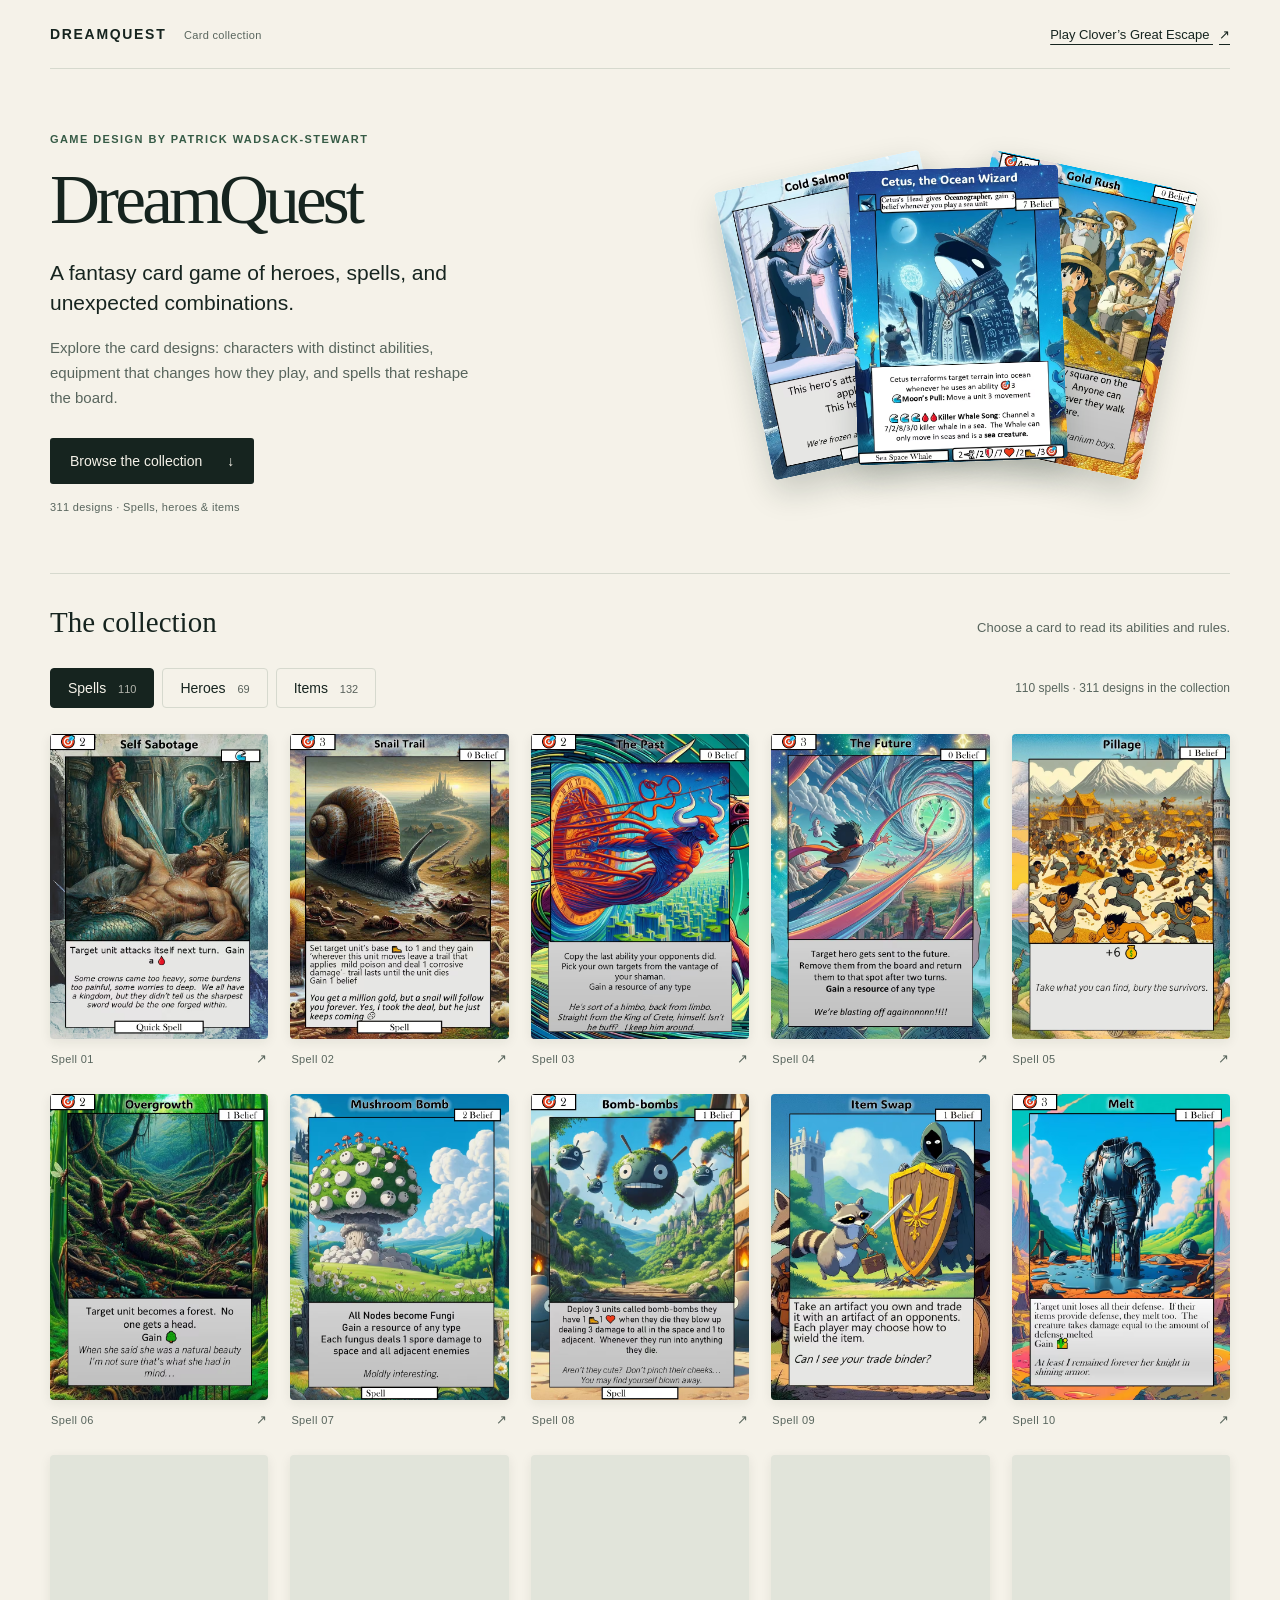
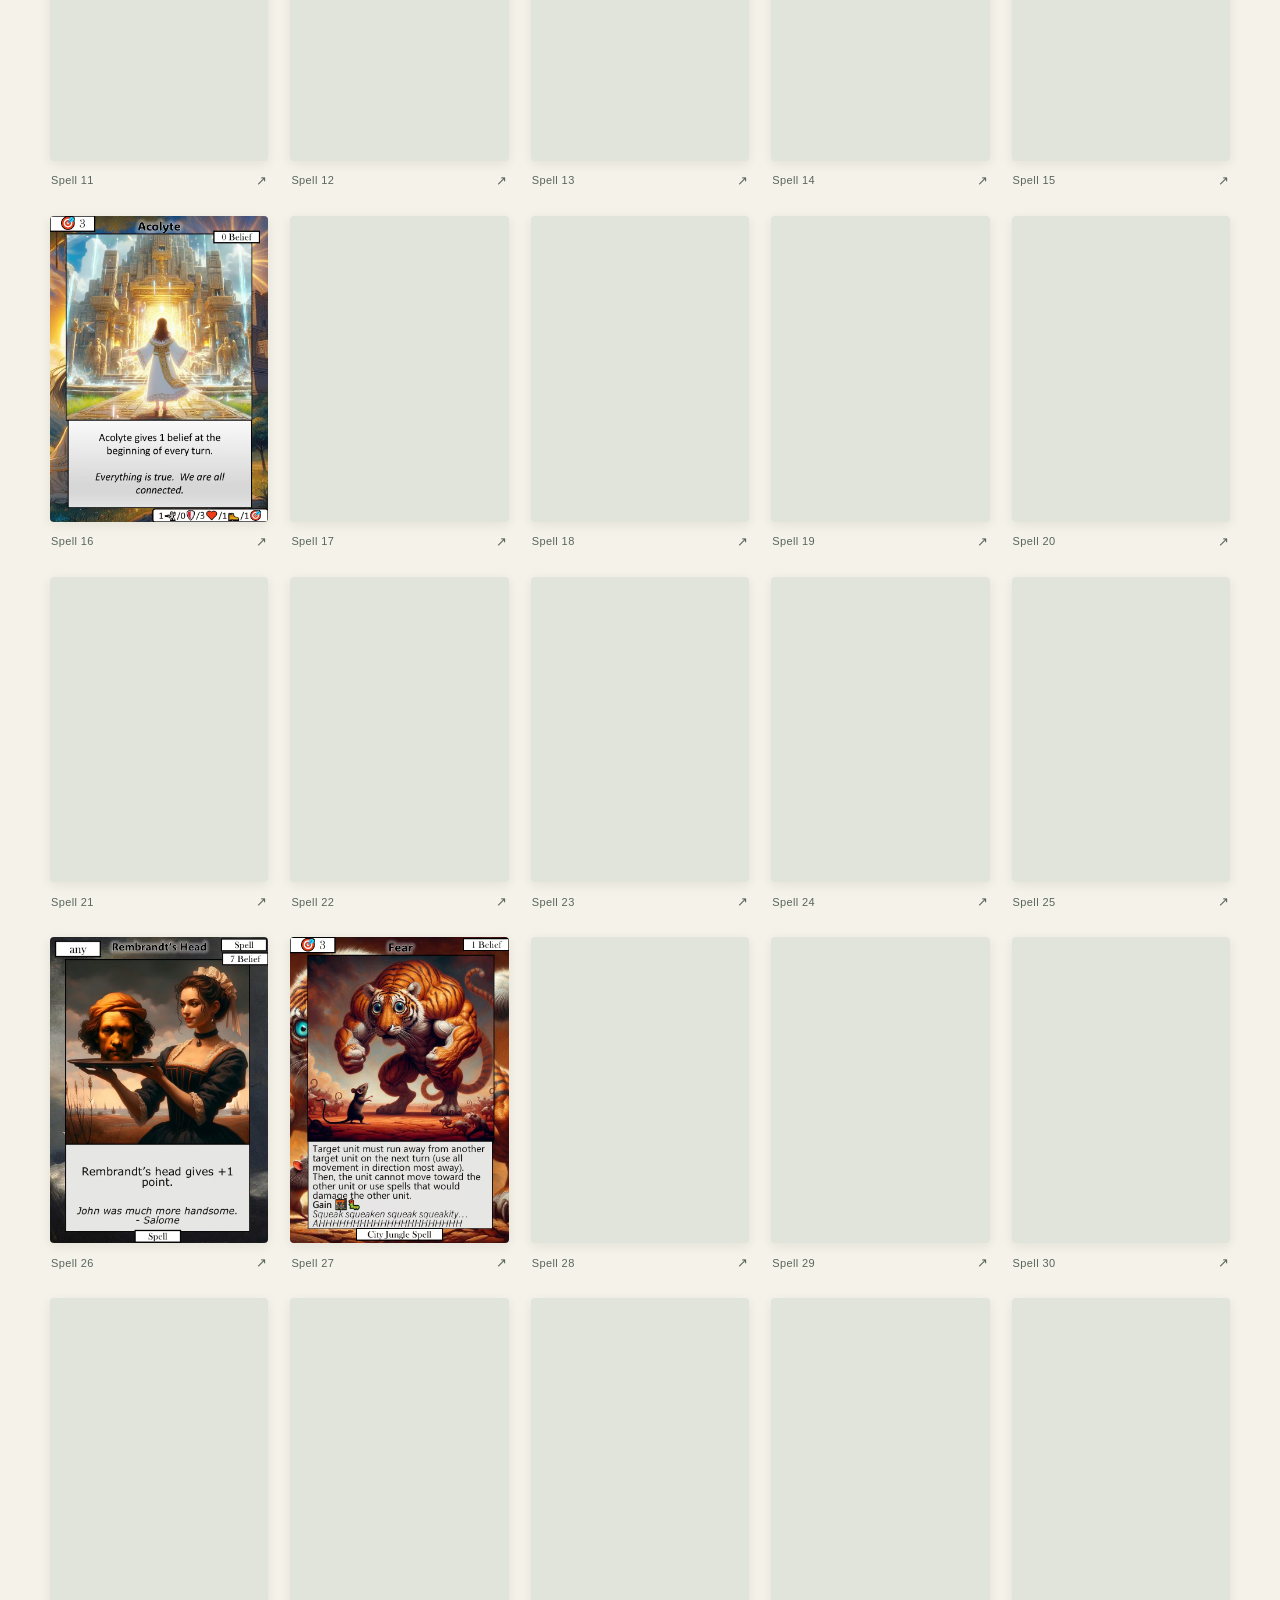
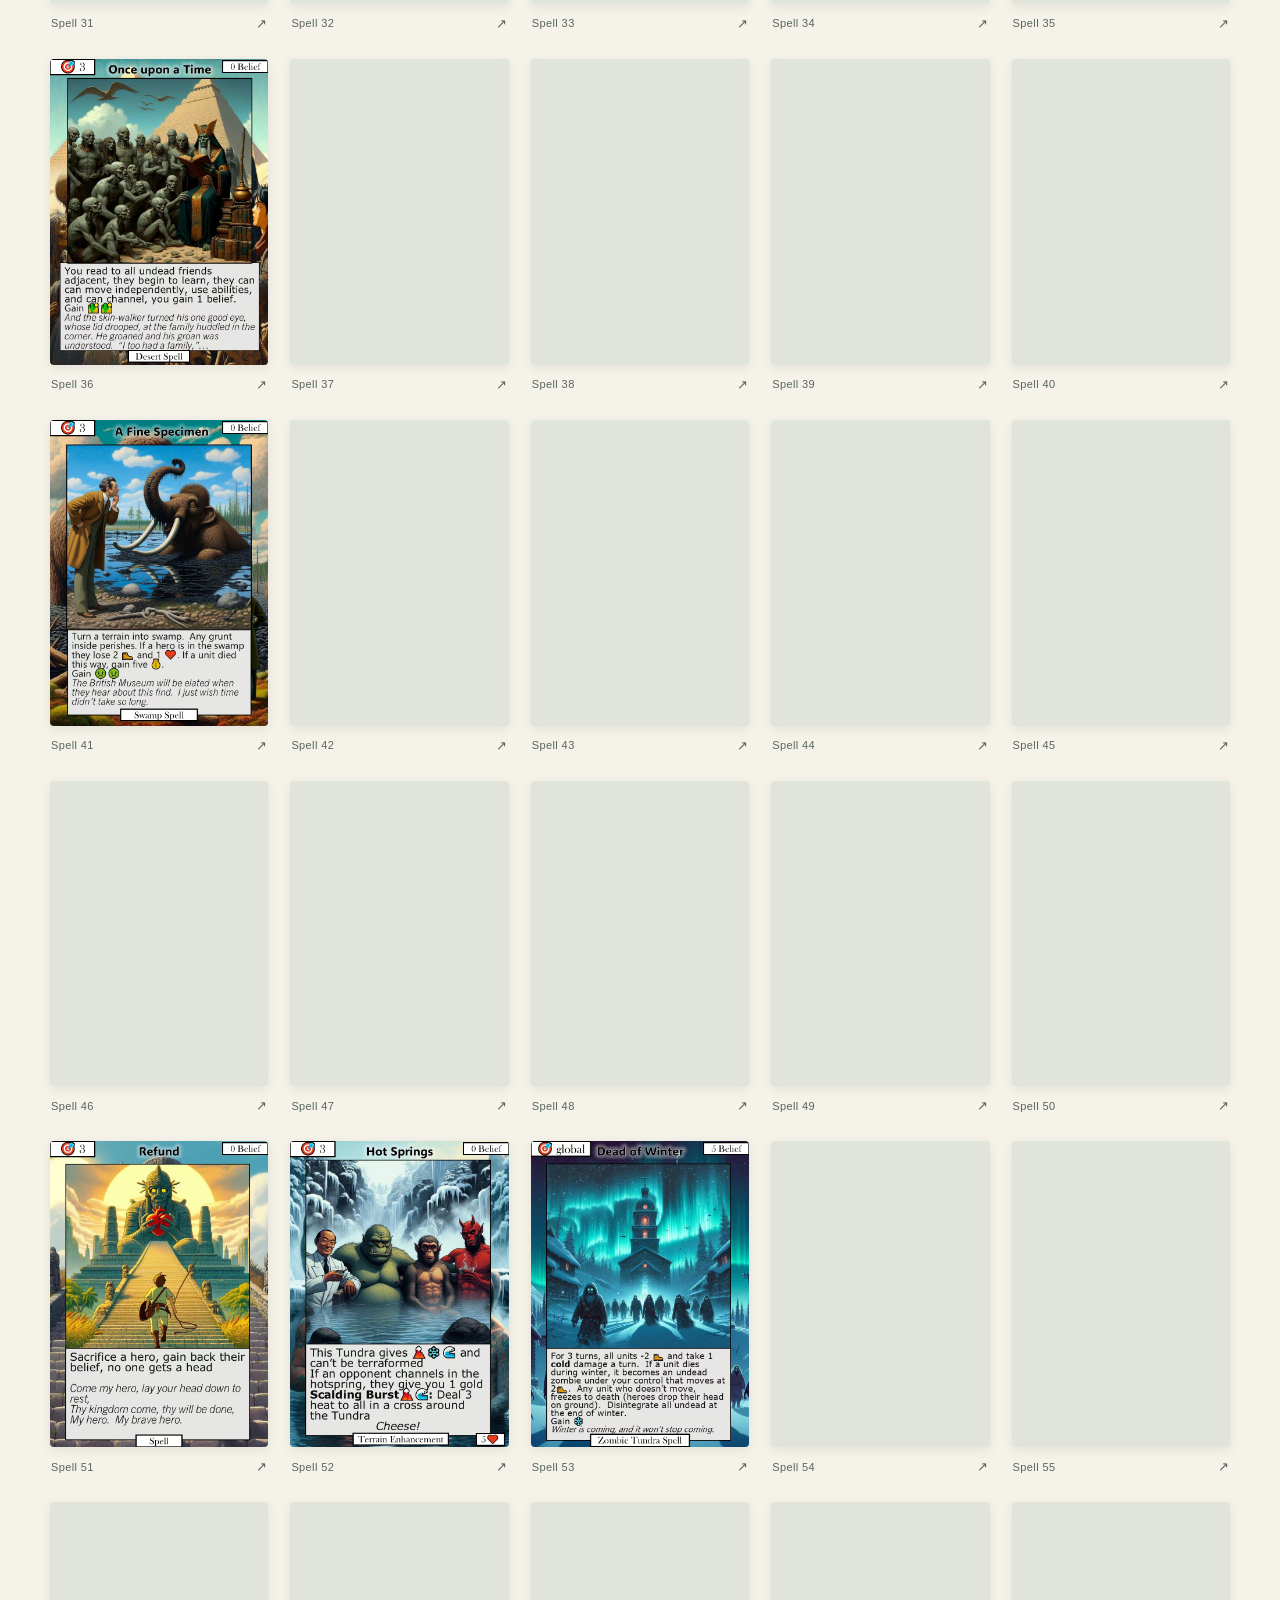
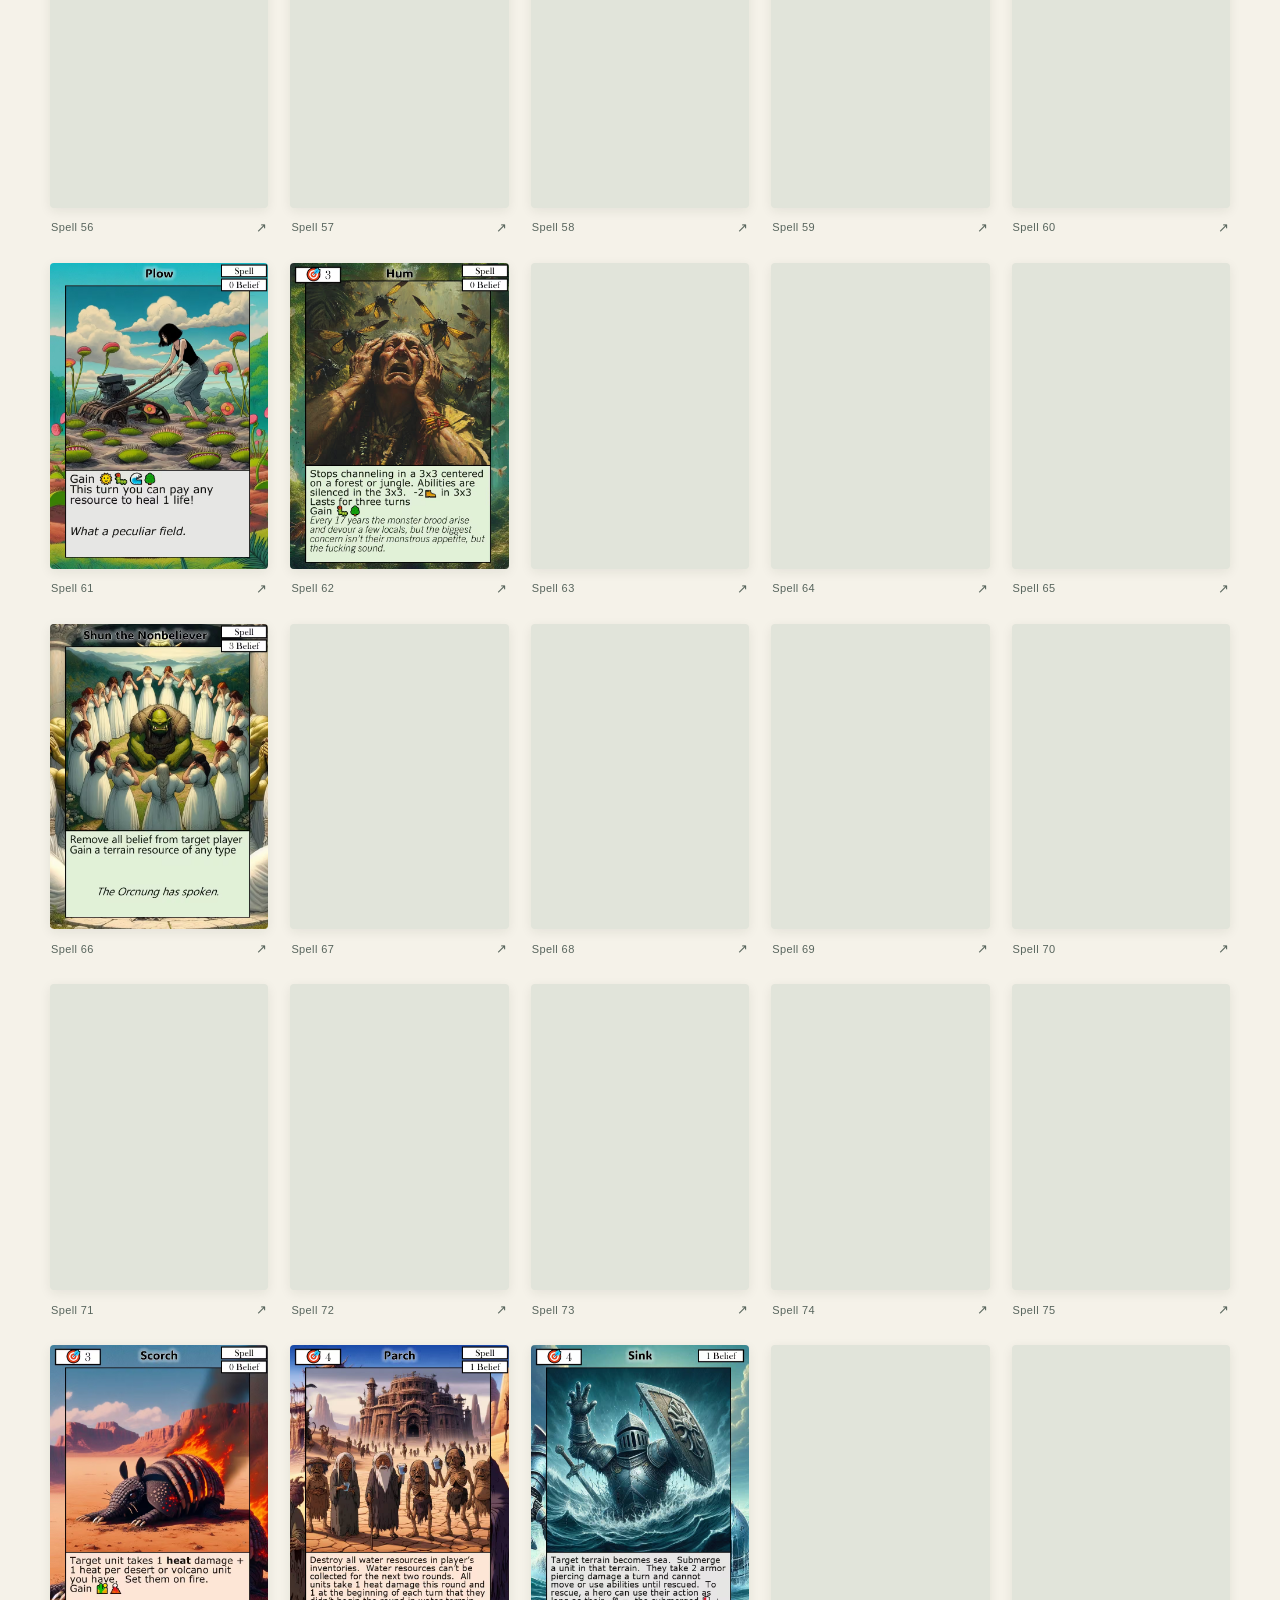
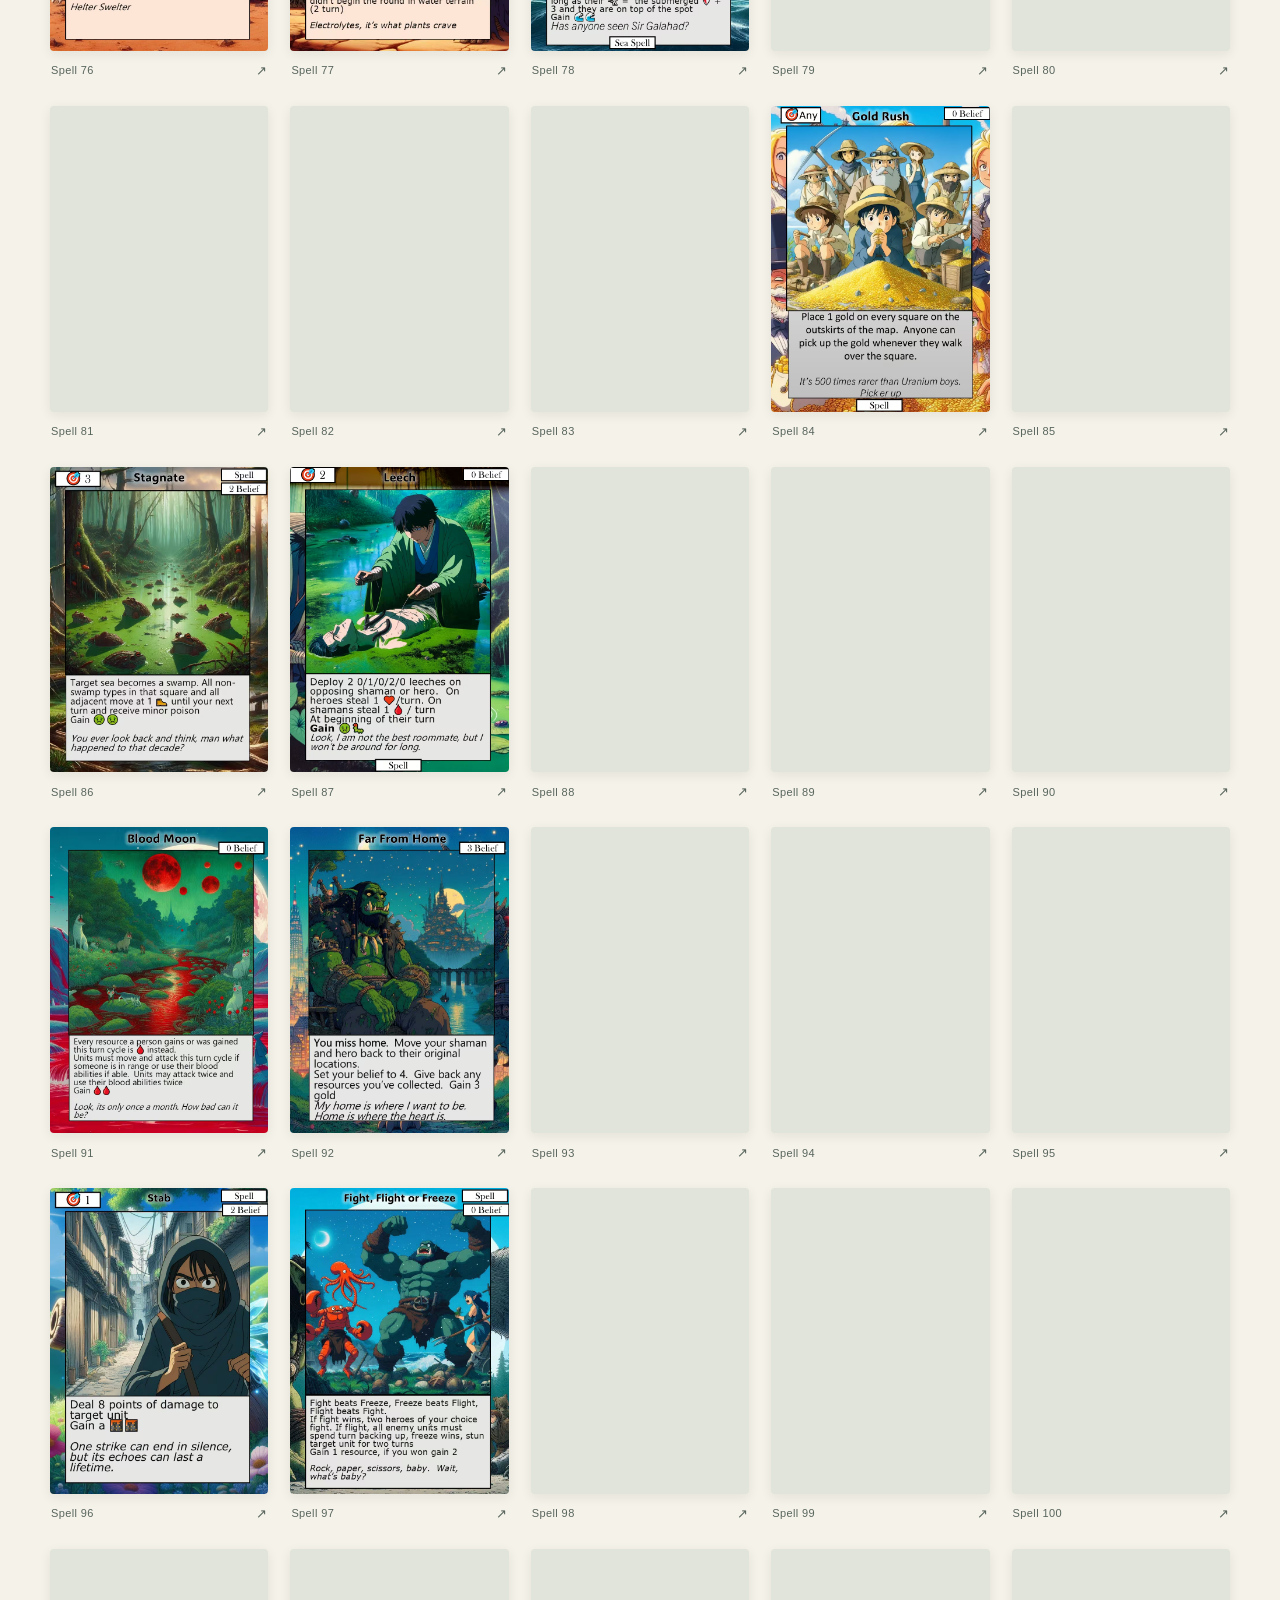
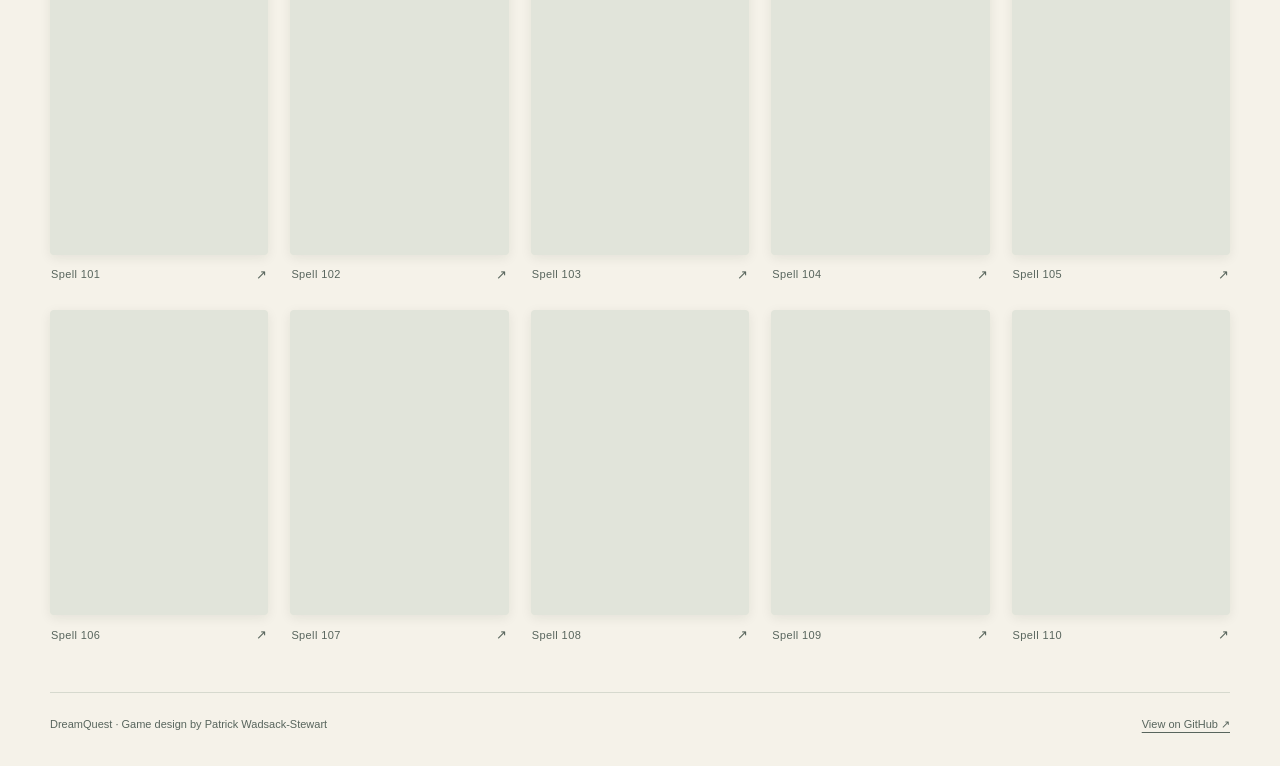
<file: Headhunters/index.html>
<!doctype html>
<html lang="en">
<head>
  <meta charset="utf-8">
  <meta name="viewport" content="width=device-width,initial-scale=1">
  <meta name="description" content="DreamQuest, a fantasy card game designed by Patrick Wadsack-Stewart. Explore 311 hero, item, and spell card designs.">
  <meta name="theme-color" content="#16241f">
  <title>DreamQuest — Patrick Wadsack-Stewart</title>
  <link rel="stylesheet" href="style.css">
  <script src="gallery.js?v=dreamquest" defer></script>
</head>
<body>
  <a class="skip" href="#collection">Skip to the cards</a>
  <header class="topbar wrap">
    <a href="./" class="wordmark">DREAMQUEST <span>Card collection</span></a>
    <a class="quiet-link" href="../">Play Clover’s Great Escape <span aria-hidden="true">↗</span></a>
  </header>
  <main>
    <section class="intro wrap" aria-labelledby="title">
      <div class="intro-copy">
        <p class="eyebrow">Game design by Patrick Wadsack-Stewart</p>
        <h1 id="title">DreamQuest</h1>
        <p class="lead">A fantasy card game of heroes, spells, and unexpected combinations.</p>
        <p class="description">Explore the card designs: characters with distinct abilities, equipment that changes how they play, and spells that reshape the board.</p>
        <a class="browse-link" href="#collection">Browse the collection <span aria-hidden="true">↓</span></a>
        <p class="collection-note">311 designs · Spells, heroes &amp; items</p>
      </div>
      <div class="card-fan" aria-hidden="true">
        <img class="fan-left" src="cards/cold-salmon.svg" width="750" height="1050" alt="">
        <img class="fan-right" src="cards/gold-rush.svg" width="750" height="1050" alt="">
        <img class="fan-front" src="cards/cetus.svg" width="750" height="1050" alt="">
      </div>
    </section>
    <section class="collection wrap" id="collection" aria-labelledby="collection-heading">
      <div class="collection-top"><h2 id="collection-heading">The collection</h2><p>Choose a card to read its abilities and rules.</p></div>
      <div class="controls">
        <div class="filters" role="group" aria-label="Card category">
          <button type="button" data-category="spells" aria-pressed="true">Spells <span>110</span></button>
          <button type="button" data-category="heroes" aria-pressed="false">Heroes <span>69</span></button>
          <button type="button" data-category="items" aria-pressed="false">Items <span>132</span></button>
        </div>
        <p id="status" class="status" role="status">Loading cards…</p>
      </div>
      <div id="grid" class="card-grid"></div>
      <noscript><p>Turn on JavaScript to browse the gallery, or <a href="https://github.com/paddyws/Clovers-Great-Escape/tree/main/Headhunters">view the project on GitHub</a>.</p></noscript>
    </section>
  </main>
  <footer class="wrap"><p>DreamQuest · Game design by Patrick Wadsack-Stewart</p><a href="https://github.com/paddyws/Clovers-Great-Escape/tree/main/Headhunters">View on GitHub ↗</a></footer>
  <dialog id="viewer" aria-labelledby="viewer-title">
    <div class="viewer-bar"><h2 id="viewer-title">Card</h2><button class="close" type="button" aria-label="Close card">Close <span aria-hidden="true">×</span></button></div>
    <img id="full-card" width="750" height="1050" alt="">
    <div class="viewer-actions"><button id="previous" type="button" aria-label="Previous card">← Previous</button><a id="download" download>Download card</a><button id="next" type="button" aria-label="Next card">Next →</button></div>
  </dialog>
</body>
</html>
</file>
<file: Headhunters/style.css>
:root{color-scheme:light;--ink:#16241f;--paper:#f5f2e9;--muted:#58655d;--line:#d6d9ce;--accent:#365b46;font-family:Arial,Helvetica,sans-serif;background:var(--paper);color:var(--ink);scroll-behavior:smooth}
*{box-sizing:border-box}body{margin:0}a{color:inherit}button{font:inherit}a,button{-webkit-tap-highlight-color:transparent}button,a{touch-action:manipulation}:focus-visible{outline:3px solid #b57426;outline-offset:5px}.wrap{width:min(1180px,calc(100% - 64px));margin-inline:auto}.skip{position:fixed;top:10px;left:10px;z-index:20;padding:12px;background:white;transform:translateY(-150%)}.skip:focus{transform:none}.topbar{display:flex;align-items:center;justify-content:space-between;padding-block:26px;border-bottom:1px solid var(--line);gap:20px}.wordmark{text-decoration:none;font-size:14px;letter-spacing:.12em;font-weight:800}.wordmark span{font-size:11px;letter-spacing:.03em;color:var(--muted);font-weight:400;margin-left:12px}.quiet-link{font-size:13px;text-underline-offset:5px}.quiet-link span{margin-left:6px}.intro{display:grid;grid-template-columns:1.05fr 1fr;gap:65px;align-items:center;padding-block:64px 60px;min-height:490px}.eyebrow{font-size:11px;text-transform:uppercase;letter-spacing:.13em;font-weight:700;color:var(--accent);margin:0 0 20px}h1{font-family:Georgia,'Times New Roman',serif;font-size:clamp(48px,5.4vw,72px);font-weight:400;letter-spacing:-.055em;line-height:1.02;margin:0 0 22px}.lead{font-size:21px;line-height:1.45;max-width:440px;margin:0 0 18px}.description{color:var(--muted);font-size:15px;line-height:1.65;max-width:430px;margin:0 0 27px}.browse-link{display:inline-flex;align-items:center;gap:25px;background:var(--ink);color:var(--paper);font-size:14px;text-decoration:none;padding:15px 20px;border-radius:3px}.browse-link:hover{background:var(--accent)}.collection-note{font-size:11px;letter-spacing:.03em;color:var(--muted);margin:17px 0 0}.card-fan{height:360px;position:relative;isolation:isolate}.card-fan img{width:210px;height:auto;position:absolute;top:25px;left:50%;box-shadow:0 14px 32px #15271f33;border-radius:5px}.fan-left{transform:translateX(-103%) rotate(-12deg)}.fan-right{transform:translateX(1%) rotate(12deg)}.fan-front{transform:translateX(-50%) rotate(-2deg);z-index:2}.collection{border-top:1px solid var(--line);padding-block:30px 50px;scroll-margin-top:20px}.collection-top{display:flex;align-items:baseline;justify-content:space-between;gap:16px}h2{font:400 29px/1.25 Georgia,'Times New Roman',serif;margin:0}.collection-top p{font-size:13px;color:var(--muted)}.controls{display:flex;align-items:center;justify-content:space-between;margin:20px 0 26px;gap:20px}.filters{display:flex;gap:8px;flex-wrap:wrap}.filters button{border:1px solid var(--line);padding:11px 17px;background:transparent;color:var(--ink);border-radius:4px;cursor:pointer;font-size:14px}.filters button span{font-size:11px;margin-left:8px;opacity:.7}.filters button[aria-pressed=true]{background:var(--ink);color:var(--paper);border-color:var(--ink)}.filters button:hover{border-color:var(--accent)}.status{font-size:12px;color:var(--muted);margin:0}.card-grid{display:grid;grid-template-columns:repeat(5,minmax(0,1fr));gap:28px 22px}.card{border:0;background:none;padding:0;cursor:pointer;color:inherit;text-align:left;min-width:0}.card img{width:100%;height:auto;aspect-ratio:5/7;display:block;border-radius:4px;background:#e1e4da;box-shadow:0 3px 12px #16241f14;transition:transform .18s,box-shadow .18s}.card:hover img{transform:translateY(-4px);box-shadow:0 10px 20px #16241f28}.card-label{display:flex;justify-content:space-between;align-items:center;font-size:11px;letter-spacing:.035em;padding:12px 1px 0;color:var(--muted)}.card-label .view{font-size:13px}.error{line-height:1.6;grid-column:1/-1}footer{display:flex;justify-content:space-between;gap:16px;border-top:1px solid var(--line);padding-block:25px 35px;font-size:11px;color:var(--muted)}footer p{margin:0}footer a{text-underline-offset:4px}dialog{border:0;border-radius:8px;padding:14px;width:min(620px,calc(100% - 28px));max-height:96dvh;background:var(--paper);color:var(--ink);box-shadow:0 24px 100px #0006}dialog::backdrop{background:#0a1716df;backdrop-filter:blur(4px)}.viewer-bar{display:flex;justify-content:space-between;align-items:center;gap:12px;margin-bottom:12px}.viewer-bar h2{font:700 14px Arial,sans-serif}.close{border:0;background:transparent;color:var(--muted);cursor:pointer;font-size:13px;padding:8px}.close span{font-size:22px;vertical-align:middle;margin-left:7px}#full-card{display:block;width:auto;max-width:100%;height:auto;max-height:calc(96dvh - 126px);margin:auto;border-radius:3px}.viewer-actions{display:flex;justify-content:space-between;align-items:center;gap:10px;padding-top:14px;font-size:12px}.viewer-actions button{border:1px solid var(--line);border-radius:3px;background:transparent;cursor:pointer;padding:9px;color:var(--ink)}.viewer-actions a{color:var(--muted);text-underline-offset:3px}
@media(min-width:1350px){.card-fan img{width:230px}}
@media(max-width:950px){.intro{gap:25px}.card-fan img{width:175px}.card-fan{height:290px}.lead{font-size:19px}.card-grid{grid-template-columns:repeat(4,minmax(0,1fr))}}
@media(max-width:720px){.wrap{width:calc(100% - 36px)}.topbar{padding-block:20px}.wordmark span{display:none}.quiet-link{font-size:11px}.intro{grid-template-columns:1fr;gap:25px;padding-block:40px 20px}.intro-copy{max-width:480px}.eyebrow{font-size:10px;margin-bottom:15px}h1{font-size:60px;margin-bottom:16px}.lead{font-size:20px}.description{font-size:14px}.card-fan{height:285px;max-width:420px;width:100%;margin:auto}.card-fan img{width:170px;top:15px}.collection-top{display:block}.collection-top p{margin-bottom:0}.controls{align-items:flex-start;flex-direction:column;gap:14px;margin-bottom:22px}.filters{gap:6px}.filters button{padding:10px 13px}.card-grid{grid-template-columns:repeat(3,minmax(0,1fr));gap:22px 12px}footer{flex-direction:column;gap:14px}.card-label{font-size:10px;padding-top:9px}.card-label .view{display:none}}
@media(max-width:460px){h1{font-size:52px}.card-grid{grid-template-columns:repeat(2,minmax(0,1fr));gap:23px 16px}.card-fan img{width:153px}.card-fan{height:255px}.viewer-actions{font-size:11px}.filters button span{margin-left:5px}}
@media(prefers-reduced-motion:reduce){:root{scroll-behavior:auto}.card img{transition:none}}
</file>
